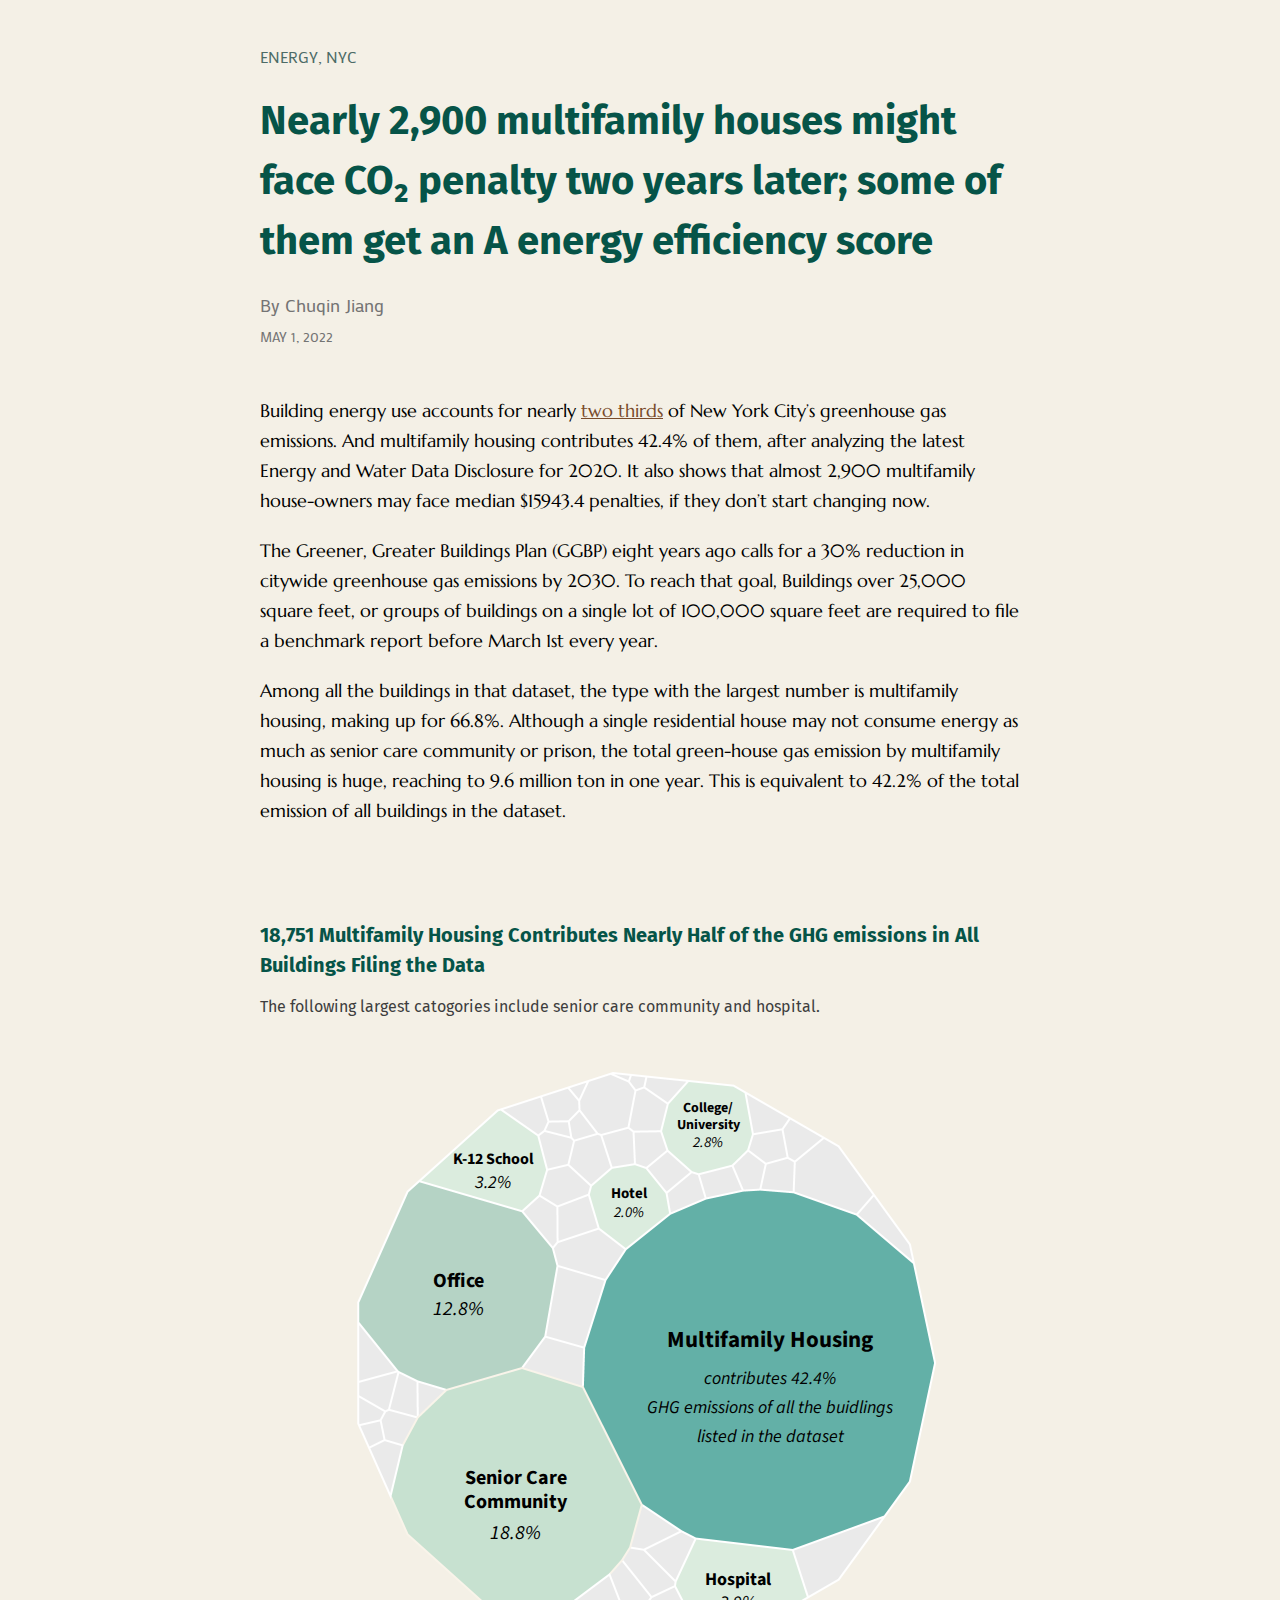
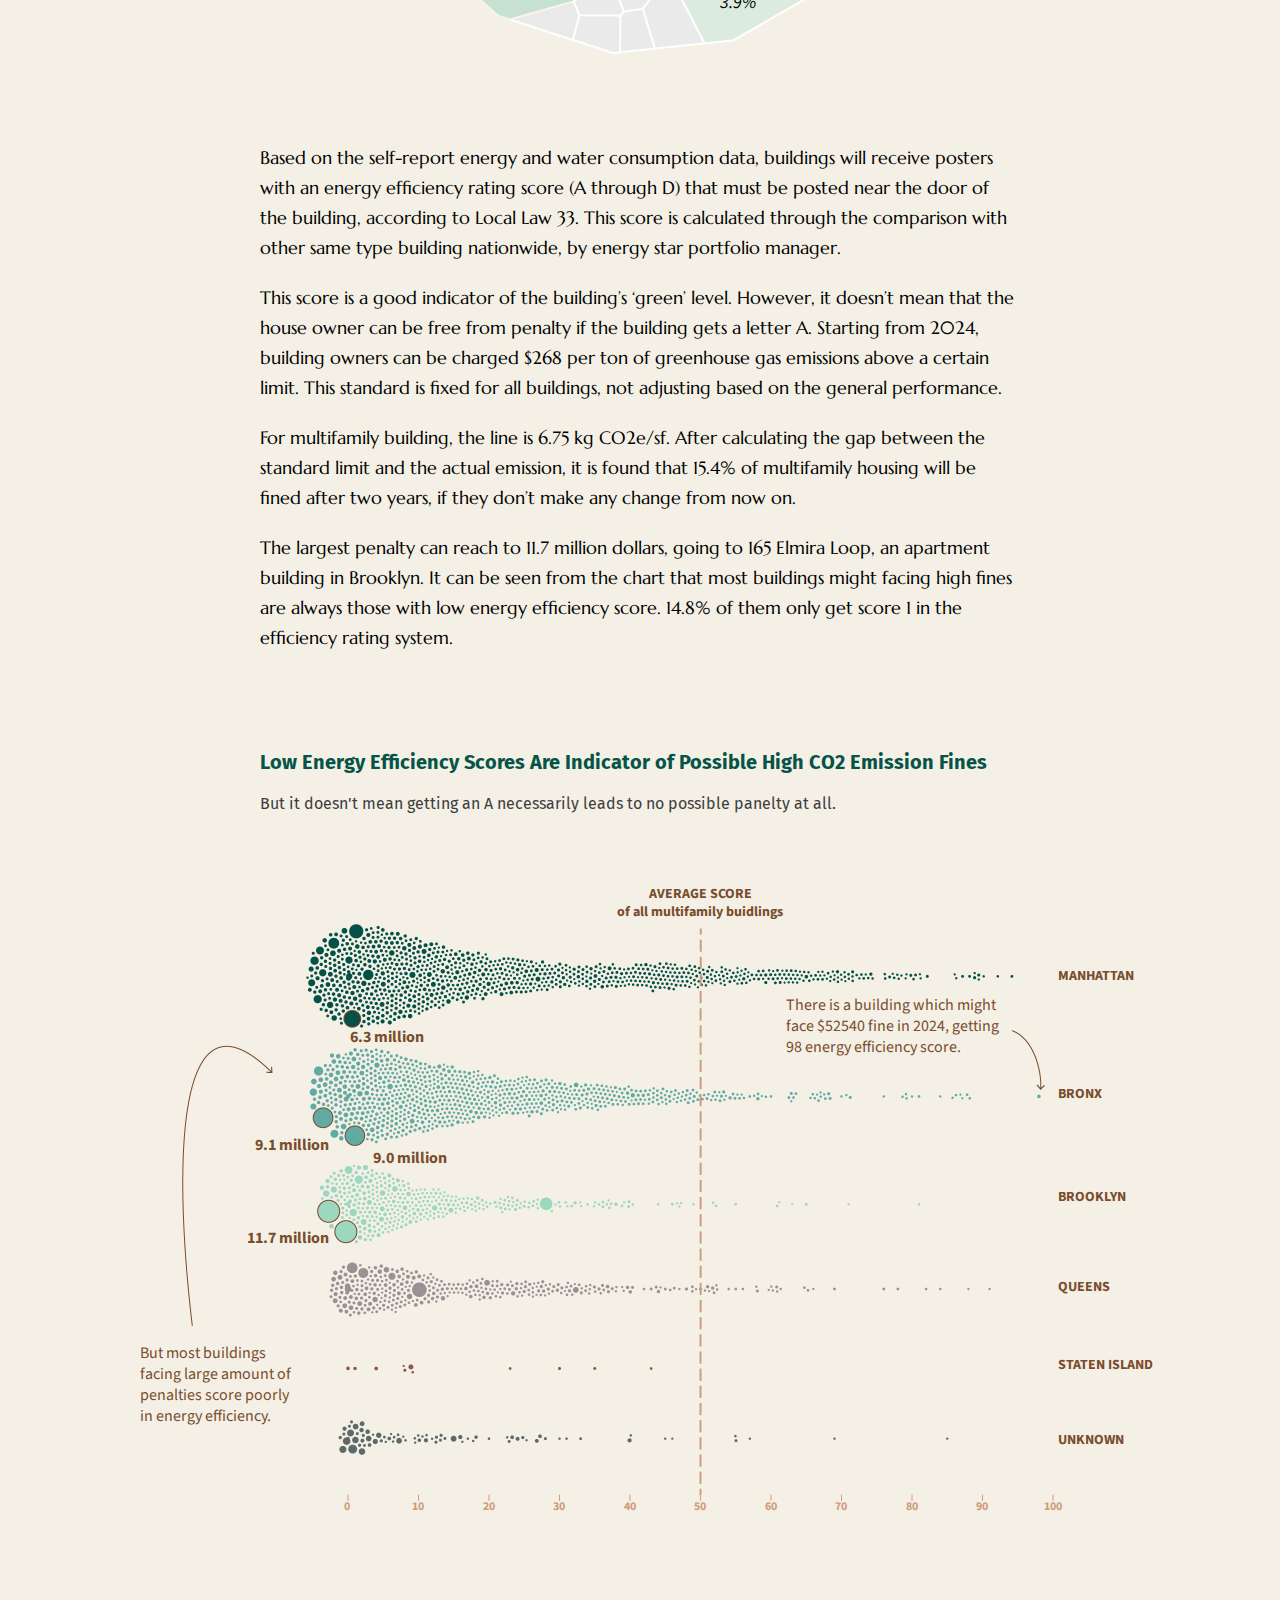
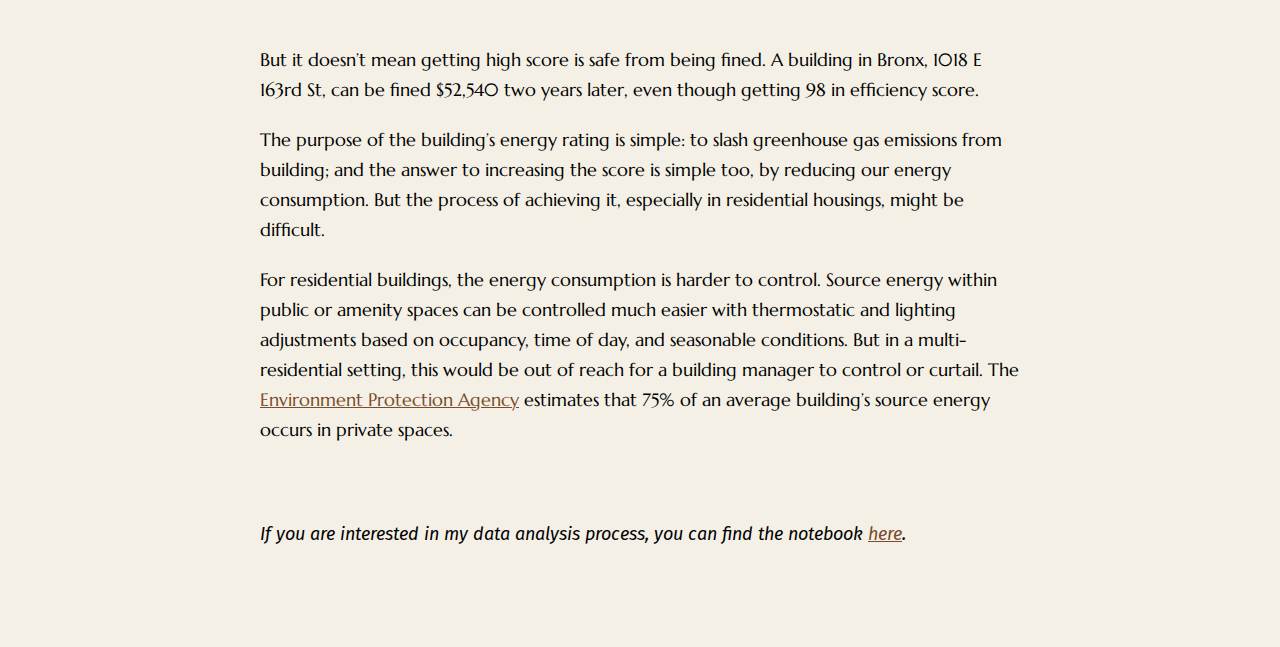
<file: index.html>
<!doctype html>
<html>
    <head>
        <meta charset="UTF-8">
        <meta name="viewport" content="width=device-width, initial-scale=1">
        <link rel="stylesheet" href="stylesheet.css">
        <link rel="icon" type="image/x-icon" href="icon.png">
        <title>NYC GHG Emission Penalty Project</title>
        <style>
            @import url('https://fonts.googleapis.com/css2?family=Fira+Sans:wght@400;700&family=Mako&family=Marcellus&family=Open+Sans:wght@500&family=Source+Sans+Pro:wght@400;700&display=swap');
        </style>
    </head>
</html>
<body>
    <div class='title-container'>
        <p class="tag">ENERGY, NYC</p>
        <h1>Nearly 2,900 multifamily houses might face CO₂ penalty two years later; some of them get an A energy efficiency score</h1>
        <p class="byline">By Chuqin Jiang</p>
        <p class="date">MAY 1, 2022</p>
    </div>
    <div class='text-container'>
        <p>Building energy use accounts for nearly <a href="https://www1.nyc.gov/site/sustainability/achievements/efficient-buildings.page">two thirds</a> of New York City’s greenhouse gas emissions. And multifamily housing contributes 42.4% of them, after analyzing the latest Energy and Water Data Disclosure for 2020. It also shows that almost 2,900 multifamily house-owners may face median $15943.4 penalties, if they don’t start changing now.</p>
        <p>The Greener, Greater Buildings Plan (GGBP) eight years ago calls for a 30% reduction in citywide greenhouse gas emissions by 2030. To reach that goal, Buildings over 25,000 square feet, or groups of buildings on a single lot of 100,000 square feet are required to file a benchmark report before March 1st every year.</p>
        <p>Among all the buildings in that dataset, the type with the largest number is multifamily housing, making up for 66.8%. Although a single residential house may not consume energy as much as senior care community or prison, the total green-house gas emission by multifamily housing is huge, reaching to 9.6 million ton in one year. This is equivalent to 42.2% of the total emission of all buildings in the dataset. </p>

    </div>
    <div class="chart">
        <div aria-hidden="true">
            <div class='text-container'>
                <h2>18,751 Multifamily Housing Contributes Nearly Half of the GHG emissions in All Buildings Filing the Data</h2>
                <h3>The following largest catogories include senior care community and hospital.</h3>
            </div>
            <!-- Generated by ai2html v0.106.0 - 2022-05-01 22:19 -->
<!-- ai file: viz1_type.ai -->  
            <script type="text/javascript">
    (function() {
        // only want one resizer on the page
        if (document.documentElement.className.indexOf("g-resizer-v3-init") > -1) return;
        document.documentElement.className += " g-resizer-v3-init";
        // require IE9+
        if (!("querySelector" in document)) return;
        function resizer() {
            var elements = Array.prototype.slice.call(document.querySelectorAll(".g-artboard[data-min-width]")),
                widthById = {};
            elements.forEach(function(el) {
                var  parent  =  el . parentNode ,
                    width = widthById[parent.id] || parent.getBoundingClientRect().width,
                    minwidth = el.getAttribute("data-min-width"),
                    maxwidth = el.getAttribute("data-max-width");
                widthById[parent.id] = width;

                if (+minwidth <= width && (+maxwidth >= width || maxwidth === null)) {
                    el.style.display = "block";
                } else {
                    el.style.display = "none";
                }
            } ) ;
            try {
                if (window.parent && window.parent.$) {
                    window.parent.$("body").trigger("resizedcontent", [window]);
                }
                if (window.require) {
                    require(['foundation/main'], function() {
                        require(['shared/interactive/instances/app-communicator'], function(AppCommunicator) {
                            AppCommunicator.triggerResize();
                        } ) ;
                    } ) ;
                }
            } catch(e) { console.log(e); }
        }

        document.addEventListener('DOMContentLoaded', resizer);
        // feel free to replace throttle with _.throttle, if available
        window.addEventListener('resize', throttle(resizer, 200));        

        function throttle(func, wait) {
            // from underscore.js
            var _now = Date.now || function() { return new Date().getTime(); },
                context, args, result, timeout = null, previous = 0;
            var later = function() {
                previous = _now();
                timeout = null;
                result = func.apply(context, args);
                if (!timeout) context = args = null;
            } ;
            return function() {
                var now = _now(), remaining = wait - (now - previous);
                context = this;
                args = arguments;
                if (remaining <= 0 || remaining > wait) {
                    if (timeout) {
                        clearTimeout(timeout);
                        timeout = null;
                    }
                    previous = now;
                    result = func.apply(context, args);
                    if (!timeout) context = args = null;
                } else if (!timeout && options.trailing !== false) {
                    timeout = setTimeout(later, remaining);
                }
                return result;
            } ;
        }

       
    } ) ( ) ;
            </script>
            <style media="screen,print">
	#g-viz1_type-box ,
	#g-viz1_type-box .g-artboard {
		margin:0 auto;
	}
	#g-viz1_type-box p {
		margin:0;
	}
	#g-viz1_type-box .g-aiAbs {
		position:absolute;
	}
	#g-viz1_type-box .g-aiImg {
		position:absolute;
		top:0;
		display:block;
		width:100% !important;
	}
	#g-viz1_type-box .g-aiSymbol {
		position: absolute;
		box-sizing: border-box;
	}
	#g-viz1_type-box .g-aiPointText p { white-space: nowrap; }
	#g-viz1_type-Artboard_1 {
		position:relative;
		overflow:hidden;
	}
	#g-viz1_type-Artboard_1 p {
		font-family:Source Sans Pro;
		font-weight:400;
		font-style:normal;
		line-height:29px;
		opacity:1;
		letter-spacing:0em;
		font-size:18px;
		text-align:left;
		color:rgb(0,0,0);
		text-transform:none;
		padding-bottom:0;
		padding-top:0;
		mix-blend-mode:normal;
		height:auto;
		position:static;
	}
	#g-viz1_type-Artboard_1 .g-pstyle0 {
		font-weight:700;
		line-height:17px;
		height:17px;
		font-size:14px;
		text-align:center;
	}
	#g-viz1_type-Artboard_1 .g-pstyle1 {
		font-style:italic;
		font-size:15px;
		text-align:center;
	}
	#g-viz1_type-Artboard_1 .g-pstyle2 {
		font-weight:700;
		line-height:19px;
		height:19px;
		font-size:16px;
		text-align:center;
	}
	#g-viz1_type-Artboard_1 .g-pstyle3 {
		font-style:italic;
		text-align:center;
	}
	#g-viz1_type-Artboard_1 .g-pstyle4 {
		font-weight:700;
		line-height:18px;
		height:18px;
		font-size:15px;
		text-align:center;
	}
	#g-viz1_type-Artboard_1 .g-pstyle5 {
		font-weight:700;
		line-height:24px;
		height:24px;
		font-size:20px;
		text-align:center;
	}
	#g-viz1_type-Artboard_1 .g-pstyle6 {
		font-style:italic;
		font-size:20px;
		text-align:center;
	}
	#g-viz1_type-Artboard_1 .g-pstyle7 {
		font-weight:700;
		line-height:28px;
		height:28px;
		font-size:23px;
		text-align:center;
	}
	#g-viz1_type-Artboard_1 .g-pstyle8 {
		font-weight:700;
		line-height:22px;
		height:22px;
		text-align:center;
	}
	#g-viz1_type-Artboard_2 {
		position:relative;
		overflow:hidden;
	}
	#g-viz1_type-Artboard_2 p {
		font-family:Source Sans Pro;
		font-weight:400;
		font-style:normal;
		line-height:17px;
		opacity:1;
		letter-spacing:0em;
		font-size:14px;
		text-align:left;
		color:rgb(0,0,0);
		text-transform:none;
		padding-bottom:0;
		padding-top:0;
		mix-blend-mode:normal;
		height:auto;
		position:static;
	}
	#g-viz1_type-Artboard_2 .g-pstyle0 {
		font-weight:700;
		line-height:14px;
		height:14px;
		font-size:12px;
		text-align:center;
	}
	#g-viz1_type-Artboard_2 .g-pstyle1 {
		font-weight:700;
		height:17px;
		text-align:center;
	}
	#g-viz1_type-Artboard_2 .g-pstyle2 {
		font-style:italic;
		text-align:center;
	}
	#g-viz1_type-Artboard_2 .g-pstyle3 {
		font-weight:700;
		line-height:19px;
		height:19px;
		font-size:16px;
		text-align:center;
	}
	#g-viz1_type-Artboard_2 .g-pstyle4 {
		font-style:italic;
		font-size:12px;
		text-align:center;
	}

            </style>

            <div id="g-viz1_type-box" class="ai2html">

	<!-- Artboard: Artboard_1 -->
	<div id="g-viz1_type-Artboard_1" class="g-artboard" style="width:708px; height:600px;" data-aspect-ratio="1.18" data-min-width="708">
<div style=""></div>
		<img id="g-viz1_type-Artboard_1-img" class="g-aiImg" alt="" src="viz1_type-Artboard_1.png"/>
		<div id="g-ai0-1" class="g-Layer_1 g-aiAbs g-aiPointText" style="top:9.233%;margin-top:-18.4px;left:59.6138%;margin-left:-43px;width:86px;">
			<p class="g-pstyle0">College/</p>
			<p class="g-pstyle0">University</p>
		</div>
		<div id="g-ai0-2" class="g-Layer_1 g-aiAbs" style="top:10.8333%;left:59.5922%;margin-left:-3.7429%;width:7.4859%;">
			<p class="g-pstyle1">2.8%</p>
		</div>
		<div id="g-ai0-3" class="g-Layer_1 g-aiAbs g-aiPointText" style="top:16.3687%;margin-top:-11.2px;left:29.2822%;margin-left:-52px;width:104px;">
			<p class="g-pstyle2">K-12 School</p>
		</div>
		<div id="g-ai0-4" class="g-Layer_1 g-aiAbs" style="top:17.5%;left:29.278%;margin-left:-7.0621%;width:14.1243%;">
			<p class="g-pstyle3">3.2%</p>
		</div>
		<div id="g-ai0-5" class="g-Layer_1 g-aiAbs g-aiPointText" style="top:22.1008%;margin-top:-10.6px;left:48.4967%;margin-left:-29px;width:58px;">
			<p class="g-pstyle4">Hotel</p>
		</div>
		<div id="g-ai0-6" class="g-Layer_1 g-aiAbs" style="top:22.5%;left:48.4957%;margin-left:-3.7429%;width:7.4859%;">
			<p class="g-pstyle1">2.0%</p>
		</div>
		<div id="g-ai0-7" class="g-Layer_1 g-aiAbs g-aiPointText" style="top:36.6899%;margin-top:-14.1px;left:24.3589%;margin-left:-36.5px;width:73px;">
			<p class="g-pstyle5">Office</p>
		</div>
		<div id="g-ai0-8" class="g-Layer_1 g-aiAbs" style="top:38.6667%;left:24.3633%;margin-left:-7.0621%;width:14.1243%;">
			<p class="g-pstyle6">12.8%</p>
		</div>
		<div id="g-ai0-9" class="g-Layer_1 g-aiAbs g-aiPointText" style="top:46.5768%;margin-top:-16.5px;left:68.3968%;margin-left:-113.5px;width:227px;">
			<p class="g-pstyle7">Multifamily Housing</p>
		</div>
		<div id="g-ai0-10" class="g-Layer_1 g-aiAbs" style="top:50.1667%;left:68.3873%;margin-left:-17.9379%;width:35.8757%;">
			<p class="g-pstyle3">contributes 42.4% </p>
			<p class="g-pstyle3">GHG emissions of all the buidlings listed in the dataset</p>
		</div>
		<div id="g-ai0-11" class="g-Layer_1 g-aiAbs g-aiPointText" style="top:71.5233%;margin-top:-26.1px;left:32.4292%;margin-left:-64px;width:128px;">
			<p class="g-pstyle5">Senior Care </p>
			<p class="g-pstyle5">Community</p>
		</div>
		<div id="g-ai0-12" class="g-Layer_1 g-aiAbs" style="top:76%;left:32.4151%;margin-left:-7.0621%;width:14.1243%;">
			<p class="g-pstyle6">18.8%</p>
		</div>
		<div id="g-ai0-13" class="g-Layer_1 g-aiAbs g-aiPointText" style="top:86.4877%;margin-top:-12.9px;left:63.881%;margin-left:-46px;width:92px;">
			<p class="g-pstyle8">Hospital </p>
		</div>
		<div id="g-ai0-14" class="g-Layer_1 g-aiAbs" style="top:87.5%;left:63.8849%;margin-left:-7.0621%;width:14.1243%;">
			<p class="g-pstyle3">3.9%</p>
		</div>
	</div>

	<!-- Artboard: Artboard_2 -->
	<div id="g-viz1_type-Artboard_2" class="g-artboard" style="max-width: 373px;max-height: 356px" data-aspect-ratio="1.049" data-min-width="0" data-max-width="707">
<div style="padding: 0 0 95.3088% 0;"></div>
		<img id="g-viz1_type-Artboard_2-img" class="g-aiImg" alt="" src="viz1_type-Artboard_2.png"/>
		<div id="g-ai1-1" class="g-Layer_1 g-aiAbs g-aiPointText" style="top:9.7001%;margin-top:-15.5px;left:60.0046%;margin-left:-38.5px;width:77px;">
			<p class="g-pstyle0">College/</p>
			<p class="g-pstyle0">University</p>
		</div>
		<div id="g-ai1-2" class="g-Layer_1 g-aiAbs g-aiPointText" style="top:16.1699%;margin-top:-15.5px;left:27.0041%;margin-left:-29px;width:58px;">
			<p class="g-pstyle0">K-12 </p>
			<p class="g-pstyle0">School</p>
		</div>
		<div id="g-ai1-3" class="g-Layer_1 g-aiAbs g-aiPointText" style="top:22.5833%;margin-top:-8.3px;left:47.7567%;margin-left:-25.5px;width:51px;">
			<p class="g-pstyle0">Hotel</p>
		</div>
		<div id="g-ai1-4" class="g-Layer_1 g-aiAbs g-aiPointText" style="top:35.7236%;margin-top:-10px;left:20.8942%;margin-left:-29px;width:58px;">
			<p class="g-pstyle1">Office</p>
		</div>
		<div id="g-ai1-5" class="g-Layer_1 g-aiAbs" style="top:38.2558%;left:20.8934%;margin-left:-7.9088%;width:15.8177%;">
			<p class="g-pstyle2">12.8%</p>
		</div>
		<div id="g-ai1-6" class="g-Layer_1 g-aiAbs g-aiPointText" style="top:43.6601%;margin-top:-11.2px;left:70.2928%;margin-left:-82px;width:164px;">
			<p class="g-pstyle3">Multifamily Housing</p>
		</div>
		<div id="g-ai1-7" class="g-Layer_1 g-aiAbs" style="top:47.2572%;left:70.1317%;margin-left:-19.9732%;width:39.9464%;">
			<p class="g-pstyle2">contributes 42.4% </p>
			<p class="g-pstyle2">GHG emissions of all the buidlings listed in the dataset</p>
		</div>
		<div id="g-ai1-8" class="g-Layer_1 g-aiAbs g-aiPointText" style="top:69.8725%;margin-top:-18.4px;left:29.9574%;margin-left:-48px;width:96px;">
			<p class="g-pstyle1">Senior Care </p>
			<p class="g-pstyle1">Community</p>
		</div>
		<div id="g-ai1-9" class="g-Layer_1 g-aiAbs" style="top:75.1051%;left:29.9989%;margin-left:-7.9088%;width:15.8177%;">
			<p class="g-pstyle2">18.8%</p>
		</div>
		<div id="g-ai1-10" class="g-Layer_1 g-aiAbs g-aiPointText" style="top:84.4677%;margin-top:-8.3px;left:65.0039%;margin-left:-34.5px;width:69px;">
			<p class="g-pstyle0">Hospital </p>
		</div>
		<div id="g-ai1-11" class="g-Layer_1 g-aiAbs" style="top:85.7942%;left:64.996%;margin-left:-7.9088%;width:15.8177%;">
			<p class="g-pstyle4">3.9%</p>
		</div>
	</div>

            </div>
        </div>
<!-- End ai2html - 2022-05-01 22:19 -->
    </div>
    <div class='text-container'>
        <p>Based on the self-report energy and water consumption data, buildings will receive posters with an energy efficiency rating score (A through D) that must be posted near the door of the building, according to Local Law 33. This score is calculated through the comparison with other same type building nationwide, by energy star portfolio manager.</p>
        <p>This score is a good indicator of the building’s ‘green’ level. However, it doesn’t mean that the house owner can be free from penalty if the building gets a letter A. Starting from 2024, building owners can be charged $268 per ton of greenhouse gas emissions above a certain limit. This standard is fixed for all buildings, not adjusting based on the general performance. </p>
        <p>For multifamily building, the line is 6.75 kg CO2e/sf. After calculating the gap between the standard limit and the actual emission, it is found that 15.4% of multifamily housing will be fined after two years, if they don’t make any change from now on.</p>
        <p>The largest penalty can reach to 11.7 million dollars, going to 165 Elmira Loop, an apartment building in Brooklyn. It can be seen from the chart that most buildings might facing high fines are always those with low energy efficiency score. 14.8% of them only get score 1 in the efficiency rating system.</p>
    </div>
    <div class="chart">
        <div class='text-container'>
            <h2>Low Energy Efficiency Scores Are Indicator of Possible High CO2 Emission Fines</h2>
            <h3>But it doesn't mean getting an A necessarily leads to no possible panelty at all.</h3>
        </div>
            <script type="text/javascript">
                (function() {
                    // only want one resizer on the page
                    if (document.documentElement.className.indexOf("g-resizer-v3-init") > -1) return;
                    document.documentElement.className += " g-resizer-v3-init";
                    // require IE9+
                    if (!("querySelector" in document)) return;
                    function resizer() {
                        var elements = Array.prototype.slice.call(document.querySelectorAll(".g-artboard[data-min-width]")),
                            widthById = {};
                        elements.forEach(function(el) {
                            var  parent  =  el . parentNode ,
                                width = widthById[parent.id] || parent.getBoundingClientRect().width,
                                minwidth = el.getAttribute("data-min-width"),
                                maxwidth = el.getAttribute("data-max-width");
                            widthById[parent.id] = width;
            
                            if (+minwidth <= width && (+maxwidth >= width || maxwidth === null)) {
                                el.style.display = "block";
                            } else {
                                el.style.display = "none";
                            }
                        } ) ;
                        try {
                            if (window.parent && window.parent.$) {
                                window.parent.$("body").trigger("resizedcontent", [window]);
                            }
                            if (window.require) {
                                require(['foundation/main'], function() {
                                    require(['shared/interactive/instances/app-communicator'], function(AppCommunicator) {
                                        AppCommunicator.triggerResize();
                                    } ) ;
                                } ) ;
                            }
                        } catch(e) { console.log(e); }
                    }
            
                    document.addEventListener('DOMContentLoaded', resizer);
                    // feel free to replace throttle with _.throttle, if available
                    window.addEventListener('resize', throttle(resizer, 200));        
            
                    function throttle(func, wait) {
                        // from underscore.js
                        var _now = Date.now || function() { return new Date().getTime(); },
                            context, args, result, timeout = null, previous = 0;
                        var later = function() {
                            previous = _now();
                            timeout = null;
                            result = func.apply(context, args);
                            if (!timeout) context = args = null;
                        } ;
                        return function() {
                            var now = _now(), remaining = wait - (now - previous);
                            context = this;
                            args = arguments;
                            if (remaining <= 0 || remaining > wait) {
                                if (timeout) {
                                    clearTimeout(timeout);
                                    timeout = null;
                                }
                                previous = now;
                                result = func.apply(context, args);
                                if (!timeout) context = args = null;
                            } else if (!timeout && options.trailing !== false) {
                                timeout = setTimeout(later, remaining);
                            }
                            return result;
                        } ;
                    }
            
                   
                } ) ( ) ;
            </script>
            <!-- Generated by ai2html v0.106.0 - 2022-05-01 22:19 -->
            <!-- ai file: viz2_penalty.ai -->
            <style media="screen,print">
                #g-viz2_penalty-box ,
                #g-viz2_penalty-box .g-artboard {
                    margin:0 auto;
                }
                #g-viz2_penalty-box p {
                    margin:0;
                }
                #g-viz2_penalty-box .g-aiAbs {
                    position:absolute;
                }
                #g-viz2_penalty-box .g-aiImg {
                    position:absolute;
                    top:0;
                    display:block;
                    width:100% !important;
                }
                #g-viz2_penalty-box .g-aiSymbol {
                    position: absolute;
                    box-sizing: border-box;
                }
                #g-viz2_penalty-box .g-aiPointText p { white-space: nowrap; }
                #g-viz2_penalty-Artboard_1 {
                    position:relative;
                    overflow:hidden;
                }
                #g-viz2_penalty-Artboard_1 p {
                    font-family:Source Sans Pro;
                    font-weight:400;
                    line-height:21px;
                    opacity:1;
                    letter-spacing:0em;
                    font-size:16px;
                    text-align:left;
                    color:rgb(122,76,44);
                    text-transform:none;
                    padding-bottom:0;
                    padding-top:0;
                    mix-blend-mode:normal;
                    font-style:normal;
                    height:auto;
                    position:static;
                }
                #g-viz2_penalty-Artboard_1 .g-pstyle0 {
                    font-weight:700;
                    line-height:18px;
                    height:18px;
                    font-size:14px;
                    text-align:center;
                }
                #g-viz2_penalty-Artboard_1 .g-pstyle1 {
                    font-weight:700;
                    line-height:17px;
                    height:17px;
                    font-size:14px;
                }
                #g-viz2_penalty-Artboard_1 .g-pstyle2 {
                    font-weight:700;
                }
                #g-viz2_penalty-Artboard_1 .g-pstyle3 {
                    font-weight:700;
                    text-align:right;
                }
                #g-viz2_penalty-Artboard_1 .g-pstyle4 {
                    font-weight:700;
                    line-height:14px;
                    height:14px;
                    font-size:12px;
                    color:rgb(209,156,120);
                }
                #g-viz2_penalty-Artboard_2 {
                    position:relative;
                    overflow:hidden;
                }
                #g-viz2_penalty-Artboard_2 p {
                    font-family:Source Sans Pro;
                    font-weight:400;
                    line-height:16px;
                    opacity:1;
                    letter-spacing:0em;
                    font-size:14px;
                    text-align:left;
                    color:rgb(122,76,44);
                    text-transform:none;
                    padding-bottom:0;
                    padding-top:0;
                    mix-blend-mode:normal;
                    font-style:normal;
                    height:auto;
                    position:static;
                }
                #g-viz2_penalty-Artboard_2 .g-pstyle0 {
                    font-weight:700;
                    line-height:14px;
                    height:14px;
                    font-size:12px;
                    text-align:center;
                }
                #g-viz2_penalty-Artboard_2 .g-pstyle1 {
                    font-weight:700;
                    line-height:21px;
                    font-size:12px;
                    text-align:right;
                }
                #g-viz2_penalty-Artboard_2 .g-pstyle2 {
                    font-weight:700;
                    line-height:21px;
                    font-size:12px;
                }
                #g-viz2_penalty-Artboard_2 .g-pstyle3 {
                    font-weight:700;
                    line-height:12px;
                    height:12px;
                    font-size:12px;
                    text-align:center;
                }
            
            </style>
            
            <div id="g-viz2_penalty-box" class="ai2html">
            
                <!-- Artboard: Artboard_1 -->
                <div id="g-viz2_penalty-Artboard_1" class="g-artboard" style="width:1143px; height:704.699298201333px;" data-aspect-ratio="1.622" data-min-width="1143">
            <div style=""></div>
                    <img id="g-viz2_penalty-Artboard_1-img" class="g-aiImg" alt="" src="viz2_penalty-Artboard_1.png"/>
                    <div id="g-ai0-1" class="g-Layer_1 g-aiAbs g-aiPointText" style="top:6.3145%;margin-top:-19.5px;left:55.258%;margin-left:-97px;width:194px;">
                        <p class="g-pstyle0">AVERAGE SCORE</p>
                        <p class="g-pstyle0">of all multifamily buidlings</p>
                    </div>
                    <div id="g-ai0-2" class="g-Layer_1 g-aiAbs g-aiPointText" style="top:16.7445%;margin-top:-10px;left:86.5305%;width:102px;">
                        <p class="g-pstyle1">MANHATTAN</p>
                    </div>
                    <div id="g-ai0-3" class="g-Layer_2 g-aiAbs" style="top:19.1571%;left:62.7674%;width:19.4226%;">
                        <p>There is a building which might face $52540 fine in 2024, getting 98 energy efficiency score.</p>
                    </div>
                    <div id="g-ai0-4" class="g-Layer_1 g-aiAbs" style="top:23.6981%;left:24.6246%;width:8.399%;">
                        <p class="g-pstyle2">6.3 million</p>
                    </div>
                    <div id="g-ai0-5" class="g-Layer_1 g-aiAbs g-aiPointText" style="top:33.4892%;margin-top:-10px;left:86.5305%;width:67px;">
                        <p class="g-pstyle1">BRONX</p>
                    </div>
                    <div id="g-ai0-6" class="g-Layer_2 g-aiAbs" style="top:39.0237%;right:77.2384%;width:8.399%;">
                        <p class="g-pstyle3">9.1 million</p>
                    </div>
                    <div id="g-ai0-7" class="g-Layer_2 g-aiAbs" style="top:40.8685%;left:26.6305%;width:8.399%;">
                        <p class="g-pstyle2">9.0 million</p>
                    </div>
                    <div id="g-ai0-8" class="g-Layer_1 g-aiAbs g-aiPointText" style="top:48.1053%;margin-top:-10px;left:86.5305%;width:92px;">
                        <p class="g-pstyle1">BROOKLYN</p>
                    </div>
                    <div id="g-ai0-9" class="g-Layer_2 g-aiAbs" style="top:52.2209%;right:77.2384%;width:8.399%;">
                        <p class="g-pstyle3">11.7 million</p>
                    </div>
                    <div id="g-ai0-10" class="g-Layer_1 g-aiAbs g-aiPointText" style="top:60.8768%;margin-top:-10px;left:86.5304%;width:75px;">
                        <p class="g-pstyle1">QUEENS</p>
                    </div>
                    <div id="g-ai0-11" class="g-Layer_2 g-aiAbs" style="top:68.5399%;left:6.2557%;width:13.4733%;">
                        <p>But most buildings facing large amount of penalties score poorly in energy efficiency.</p>
                    </div>
                    <div id="g-ai0-12" class="g-Layer_1 g-aiAbs g-aiPointText" style="top:71.9453%;margin-top:-10px;left:86.5305%;width:120px;">
                        <p class="g-pstyle1">STATEN ISLAND</p>
                    </div>
                    <div id="g-ai0-13" class="g-Layer_1 g-aiAbs g-aiPointText" style="top:82.5881%;margin-top:-10px;left:86.5305%;width:91px;">
                        <p class="g-pstyle1">UNKNOWN</p>
                    </div>
                    <div id="g-ai0-14" class="g-Layer_1 g-aiAbs g-aiPointText" style="top:91.9944%;margin-top:-8.3px;left:24.1295%;width:28px;">
                        <p class="g-pstyle4">0</p>
                    </div>
                    <div id="g-ai0-15" class="g-Layer_1 g-aiAbs g-aiPointText" style="top:91.9944%;margin-top:-8.3px;left:30.0542%;width:35px;">
                        <p class="g-pstyle4">10</p>
                    </div>
                    <div id="g-ai0-16" class="g-Layer_1 g-aiAbs g-aiPointText" style="top:91.9944%;margin-top:-8.3px;left:36.2222%;width:35px;">
                        <p class="g-pstyle4">20</p>
                    </div>
                    <div id="g-ai0-17" class="g-Layer_1 g-aiAbs g-aiPointText" style="top:91.9944%;margin-top:-8.3px;left:42.3901%;width:35px;">
                        <p class="g-pstyle4">30</p>
                    </div>
                    <div id="g-ai0-18" class="g-Layer_1 g-aiAbs g-aiPointText" style="top:91.9944%;margin-top:-8.3px;left:48.5581%;width:35px;">
                        <p class="g-pstyle4">40</p>
                    </div>
                    <div id="g-ai0-19" class="g-Layer_1 g-aiAbs g-aiPointText" style="top:91.9944%;margin-top:-8.3px;left:54.7261%;width:35px;">
                        <p class="g-pstyle4">50</p>
                    </div>
                    <div id="g-ai0-20" class="g-Layer_1 g-aiAbs g-aiPointText" style="top:91.9944%;margin-top:-8.3px;left:60.8941%;width:35px;">
                        <p class="g-pstyle4">60</p>
                    </div>
                    <div id="g-ai0-21" class="g-Layer_1 g-aiAbs g-aiPointText" style="top:91.9944%;margin-top:-8.3px;left:67.0621%;width:35px;">
                        <p class="g-pstyle4">70</p>
                    </div>
                    <div id="g-ai0-22" class="g-Layer_1 g-aiAbs g-aiPointText" style="top:91.9944%;margin-top:-8.3px;left:73.2301%;width:35px;">
                        <p class="g-pstyle4">80</p>
                    </div>
                    <div id="g-ai0-23" class="g-Layer_1 g-aiAbs g-aiPointText" style="top:91.9944%;margin-top:-8.3px;left:79.3981%;width:35px;">
                        <p class="g-pstyle4">90</p>
                    </div>
                    <div id="g-ai0-24" class="g-Layer_1 g-aiAbs g-aiPointText" style="top:91.9944%;margin-top:-8.3px;left:85.3227%;width:41px;">
                        <p class="g-pstyle4">100</p>
                    </div>
                </div>
            
                <!-- Artboard: Artboard_2 -->
                <div id="g-viz2_penalty-Artboard_2" class="g-artboard" style="max-width: 392px;max-height: 550px" data-aspect-ratio="0.713" data-min-width="0" data-max-width="1142">
            <div style="padding: 0 0 140.2589% 0;"></div>
                    <img id="g-viz2_penalty-Artboard_2-img" class="g-aiImg" alt="" src="viz2_penalty-Artboard_2.png"/>
                    <div id="g-ai1-1" class="g-Layer_3 g-aiAbs g-aiPointText" style="top:10.4552%;margin-top:-15.5px;left:25.2647%;margin-left:-33px;width:66px;">
                        <p class="g-pstyle0">STATEN </p>
                        <p class="g-pstyle0">ISLAND</p>
                    </div>
                    <div id="g-ai1-2" class="g-Layer_3 g-aiAbs g-aiPointText" style="top:10.4188%;margin-top:-8.3px;left:55.5209%;margin-left:-41px;width:82px;">
                        <p class="g-pstyle0">BROOKLYN</p>
                    </div>
                    <div id="g-ai1-3" class="g-Layer_3 g-aiAbs g-aiPointText" style="top:10.4188%;margin-top:-8.3px;left:9.6509%;margin-left:-40.5px;width:81px;">
                        <p class="g-pstyle0">UNKNOWN</p>
                    </div>
                    <div id="g-ai1-4" class="g-Layer_3 g-aiAbs g-aiPointText" style="top:10.4188%;margin-top:-8.3px;left:39.0818%;margin-left:-33.5px;width:67px;">
                        <p class="g-pstyle0">QUEENS</p>
                    </div>
                    <div id="g-ai1-5" class="g-Layer_3 g-aiAbs g-aiPointText" style="top:10.4188%;margin-top:-8.3px;left:72.3236%;margin-left:-30.5px;width:61px;">
                        <p class="g-pstyle0">BRONX</p>
                    </div>
                    <div id="g-ai1-6" class="g-Layer_3 g-aiAbs g-aiPointText" style="top:10.4188%;margin-top:-8.3px;left:88.6316%;margin-left:-45px;width:90px;">
                        <p class="g-pstyle0">MANHATTAN</p>
                    </div>
                    <div id="g-ai1-7" class="g-Layer_3 g-aiAbs" style="top:15.4598%;right:30.8271%;width:9.1837%;">
                        <p class="g-pstyle1">9.1 M</p>
                    </div>
                    <div id="g-ai1-8" class="g-Layer_3 g-aiAbs" style="top:15.4598%;right:46.0876%;width:10.9694%;">
                        <p class="g-pstyle1">11.7 M</p>
                    </div>
                    <div id="g-ai1-9" class="g-Layer_3 g-aiAbs" style="top:15.6416%;left:78.5701%;width:8.9286%;">
                        <p class="g-pstyle2">6.3 M</p>
                    </div>
                    <div id="g-ai1-10" class="g-Layer_3 g-aiAbs g-aiPointText" style="top:18.9671%;margin-top:-7.3px;left:8.6833%;margin-left:-31px;width:62px;">
                        <p class="g-pstyle3">Score 0</p>
                    </div>
                    <div id="g-ai1-11" class="g-Layer_3 g-aiAbs" style="top:23.6443%;right:48.4055%;width:10.9694%;">
                        <p class="g-pstyle1">11.7 M</p>
                    </div>
                    <div id="g-ai1-12" class="g-Layer_3 g-aiAbs" style="top:23.6443%;left:59.7046%;width:8.4184%;">
                        <p class="g-pstyle2">9.0 M</p>
                    </div>
                    <div id="g-ai1-13" class="g-Layer_3 g-aiAbs g-aiPointText" style="top:52.0692%;margin-top:-13.3px;left:51.6135%;margin-left:-85px;width:170px;">
                        <p class="g-pstyle3">AVERAGE SCORE</p>
                        <p class="g-pstyle3">of all multifamily buidlings</p>
                    </div>
                    <div id="g-ai1-14" class="g-Layer_3 g-aiAbs" style="top:70.933%;left:6.5006%;width:56.6327%;">
                        <p>There is a building which might face $52540 fine in 2024, getting 98 energy efficiency score.</p>
                    </div>
                    <div id="g-ai1-15" class="g-Layer_3 g-aiAbs g-aiPointText" style="top:88.8088%;margin-top:-7.3px;left:10.3415%;margin-left:-37.5px;width:75px;">
                        <p class="g-pstyle3">Score 100</p>
                    </div>
                </div>
            
            </div>
            
            <!-- End ai2html - 2022-05-01 22:19 -->
            
    </div>
    <div class='text-container'>
        <p>But it doesn’t mean getting high score is safe from being fined. A building in Bronx, 1018 E 163rd St, can be fined $52,540 two years later, even though getting 98 in efficiency score.</p>
        <p>The purpose of the building’s energy rating is simple: to slash greenhouse gas emissions from building; and the answer to increasing the score is simple too, by reducing our energy consumption. But the process of achieving it, especially in residential housings, might be difficult.</p>
        <p>For residential buildings, the energy consumption is harder to control. Source energy within public or amenity spaces can be controlled much easier with thermostatic and lighting adjustments based on occupancy, time of day, and seasonable conditions. But in a multi-residential setting, this would be out of reach for a building manager to control or curtail. The <a href="https://www.epa.gov/data">Environment Protection Agency</a> estimates that 75% of an average building’s source energy occurs in private spaces.</p>
    </div>
    <div class="tail">
        <p>If you are interested in my data analysis process, you can find the notebook <a href="https://github.com/AngelineJCQ/energy-efficiency-project/blob/main/data/energy-data-analysis.ipynb">here</a>.</p>
    </div>
</body>
</file>
<file: stylesheet.css>
html, body {
    margin: 0;
    background-color:#f4f0e6;
}

.title-container {
    max-width: 760px;
    margin: 0px auto;
    padding-left: 30px;
    padding-right: 30px;
    padding-bottom:20px;
}


.text-container {
    max-width: 760px;
    margin: 0px auto;
    padding-left: 30px;
    padding-right: 30px;
}

.tail {
    max-width: 760px;
    margin: 0px auto;
    padding-left: 30px;
    padding-right: 30px;
    padding-top: 40px;
    padding-bottom: 80px;
}

.tail p{
    margin-top: 16px;
    font-size: large;
    font-family: 'Fira Sans', sans-seri;
    font-weight: 400;
    line-height: 30px;
    font-style: italic;
}

.tag {
    font-family: 'Mako', sans-serif;
    font-weight: 300;
    color:#4c6b66;
    line-height: 14px;
    font-size: 16px;
    text-align: left;
    margin-top: 50px;
}

h1 {
    font-family: 'Fira Sans', sans-seri;
    color:#065448;
    font-size: 40px;
    line-height: 60px;
    text-align: left;
    font-weight: 700;
}

.byline {
    font-family: 'Mako', sans-serif;
    color:#747474;
    line-height: 14px;
    font-size: 18px;
    text-align: left;
}

.date {
    font-family: 'Mako', sans-serif;
    color:#747474;
    line-height: 10px;
    font-size: 14px;
    text-align: left;
}

.chart{
    margin: 0px auto;
    text-align: center;
    padding-top: 60px;
    padding-bottom: 60px;
}

h2 {
    font-family: 'Fira Sans', sans-seri;
    color:#065448;
    font-size: 20px;
    line-height: 30px;
    font-weight: 700;
    text-align: left;
}

h3 {
    font-family: 'Fira Sans', sans-seri;
    color:#3e3e3e;
    font-size: 16px;
    line-height: 20px;
    font-weight: 400;
    text-align: left;
    padding-bottom: 30px;
}

p {
    margin-top: 20px;
    font-size: large;
    font-family: 'Marcellus', serif;
    font-weight: 400;
    line-height: 30px;
}

.note {
    font-family: 'Mako', sans-serif;
    font-style: italic;
    margin: 0px auto;
    font-size: 0.9;
    color: grey;
    text-align: center;
}

a:link, a:visited {
    color: #7a4c2c;
    text-decoration: underline;
    cursor: auto;
  }
  
  a:link:active, a:visited:active {
    color: #aa6d41;
  }
</file>
